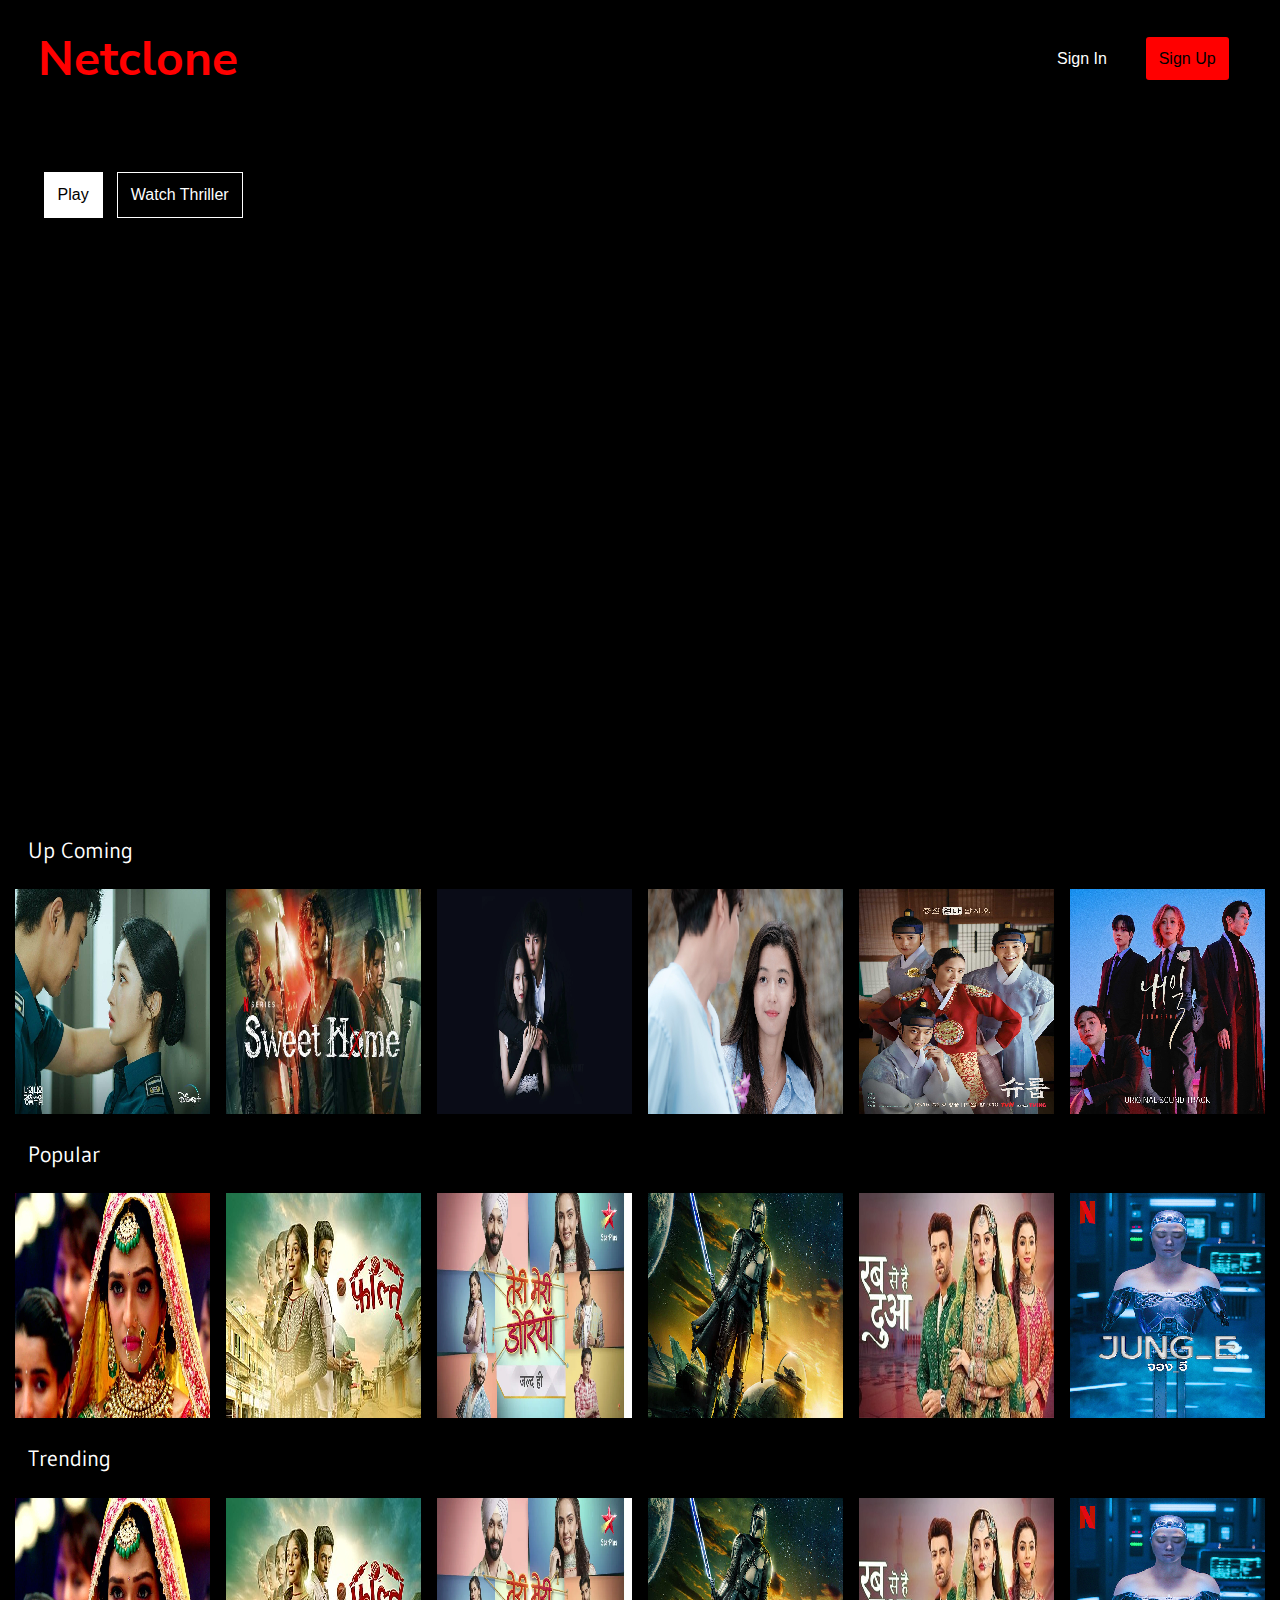
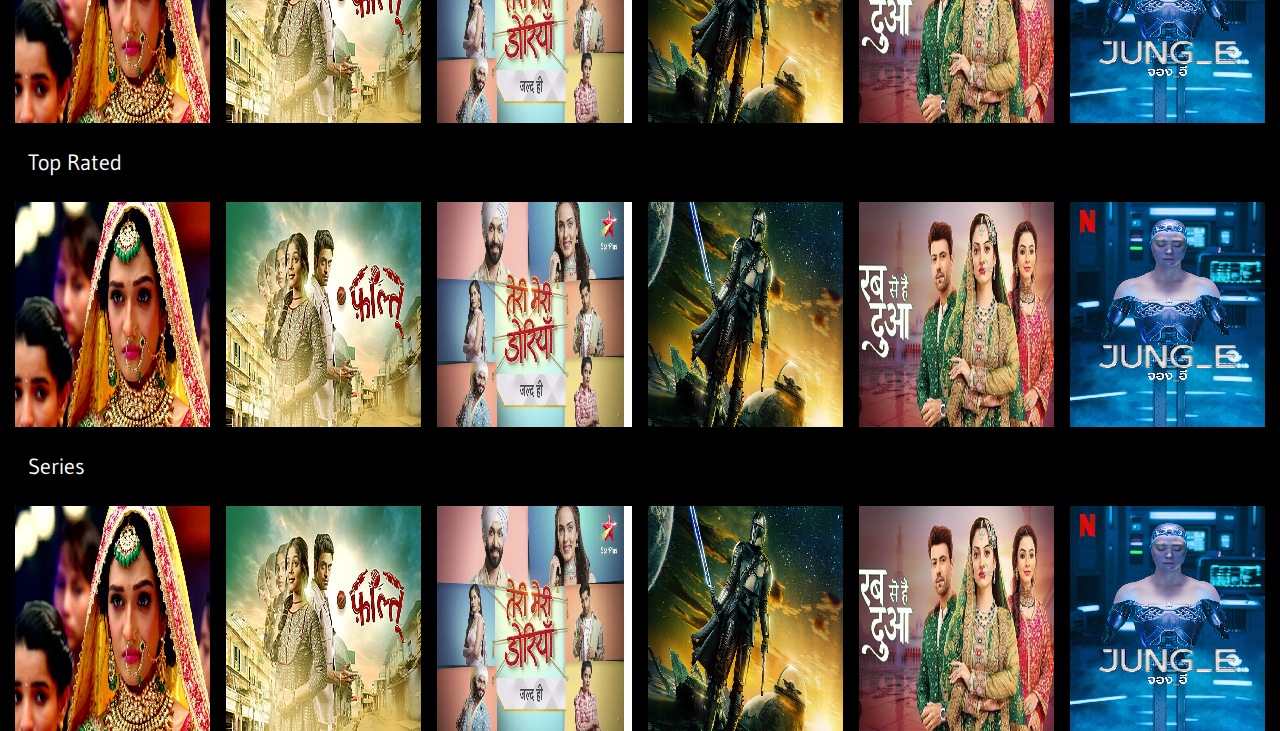
<file: index.html>
<!DOCTYPE html>
<html lang="en">

<head>
    <meta charset="UTF-8">
    <meta http-equiv="X-UA-Compatible" content="IE=edge">
    <meta name="viewport" content="width=device-width, initial-scale=1.0">
    <title>Document</title>
    <link rel="stylesheet" href="./index.css">
</head>

<body>
    <div class="bg-img">


        <div class="overlay">


            <div class="details">
                <nav>
                    <div class="logo">
                        <a href="index.html">
                            <h1>Netclone</h1>
                        </a>
                    </div>
                    <ul>
                        <li><a href="SignIn.html">Sign In</a></li>
                        <li><a href="SignUp.html" class="in">Sign Up</a></li>
                    </ul>
                </nav>


                <!-- section-1 -->

                <div class="content">
                    <!-- <h1>knock At The Cabin</h1> -->
                    <div class="btn">
                        <button>Play</button>
                        <button>Watch Thriller</button>
                    </div>
                    <!-- <div class="para">
                        <p>Released: 2023-02-3</p>
                        <p>
                            While vacationing at a remote cabin in the woods,
                            a young girl and her parents are taken hostage by
                            four armed strangers who demand they make an
                            unthinkable choice to avert the apocalypse....
                        </p>
                    </div> -->
                </div>
            </div>


        </div>


    </div>


    <!-- section-2 -->

    <div class="vid">
        <p class="up">Up Coming</p>
        <div class="list-1">
            <div class="img-1 pic-1">
                <p>The Rookies Cops</p>
            </div>

            <div class="img-1 pic-2">
                <p>sweet Home</p>
            </div>

            <div class="img-1 pic-3">
                <p>The K2</p>
            </div>

            <div class="img-1 pic-4">
                <p>The Legend Of The Blue Sea</p>
            </div>

            <div class="img-1 pic-5">
                <p>Under The Queen's Umbrella</p>
            </div>

            <div class="img-1 pic-6">
                <p>Tommorow</p>
            </div>
        </div>
    </div>

    <div class="popular">
        <p class="lar">Popular</p>

        <div class="list-2">
            <div class="img-1 pic-7">
                <p>Home</p>
            </div>

            <div class="img-1 pic-8">
                <p>Black Panther:Wakanda Forever</p>
            </div>

            <div class="img-1 pic-9">
                <p>Life In Danger</p>
            </div>

            <div class="img-1 pic-10">
                <p>Call Me Chihiro</p>
            </div>

            <div class="img-1 pic-11">
                <p>Dear David</p>
            </div>

            <div class="img-1 pic-12">
                <p>Jung_E</p>
            </div>
        </div>
    </div>


    <div class="trending">
        <p class="trend">Trending</p>

        <div class="list-3">
            <div class="img-1 pic-7">
                <p>Home</p>
            </div>

            <div class="img-1 pic-8">
                <p>Black Panther:Wakanda Forever</p>
            </div>

            <div class="img-1 pic-9">
                <p>Life In Danger</p>
            </div>

            <div class="img-1 pic-10">
                <p>Call Me Chihiro</p>
            </div>

            <div class="img-1 pic-11">
                <p>Dear David</p>
            </div>

            <div class="img-1 pic-12">
                <p>Jung_E</p>
            </div>
        </div>
    </div>


    <div class="rate">
        <p class="rated">Top Rated</p>

        <div class="list-4">
            <div class="img-1 pic-7">
                <p>Home</p>
            </div>

            <div class="img-1 pic-8">
                <p>Black Panther:Wakanda Forever</p>
            </div>

            <div class="img-1 pic-9">
                <p>Life In Danger</p>
            </div>

            <div class="img-1 pic-10">
                <p>Call Me Chihiro</p>
            </div>

            <div class="img-1 pic-11">
                <p>Dear David</p>
            </div>

            <div class="img-1 pic-12">
                <p>Jung_E</p>
            </div>
        </div>
    </div>


    <div class="series">
        <p class="serie">Series</p>

        <div class="list-5">
            <div class="img-1 pic-7">
                <p>16-9</p>
            </div>

            <div class="img-1 pic-8">
                <p>Faltu</p>
            </div>

            <div class="img-1 pic-9">
                <p>teri-meri-doriyaan</p>
            </div>

            <div class="img-1 pic-10">
                <p>mandalorian</p>
            </div>

            <div class="img-1 pic-11">
                <p>Dear David</p>
            </div>

            <div class="img-1 pic-12">
                <p>Jung_E</p>
            </div>
        </div>
    </div>
</body>

</html>
</file>
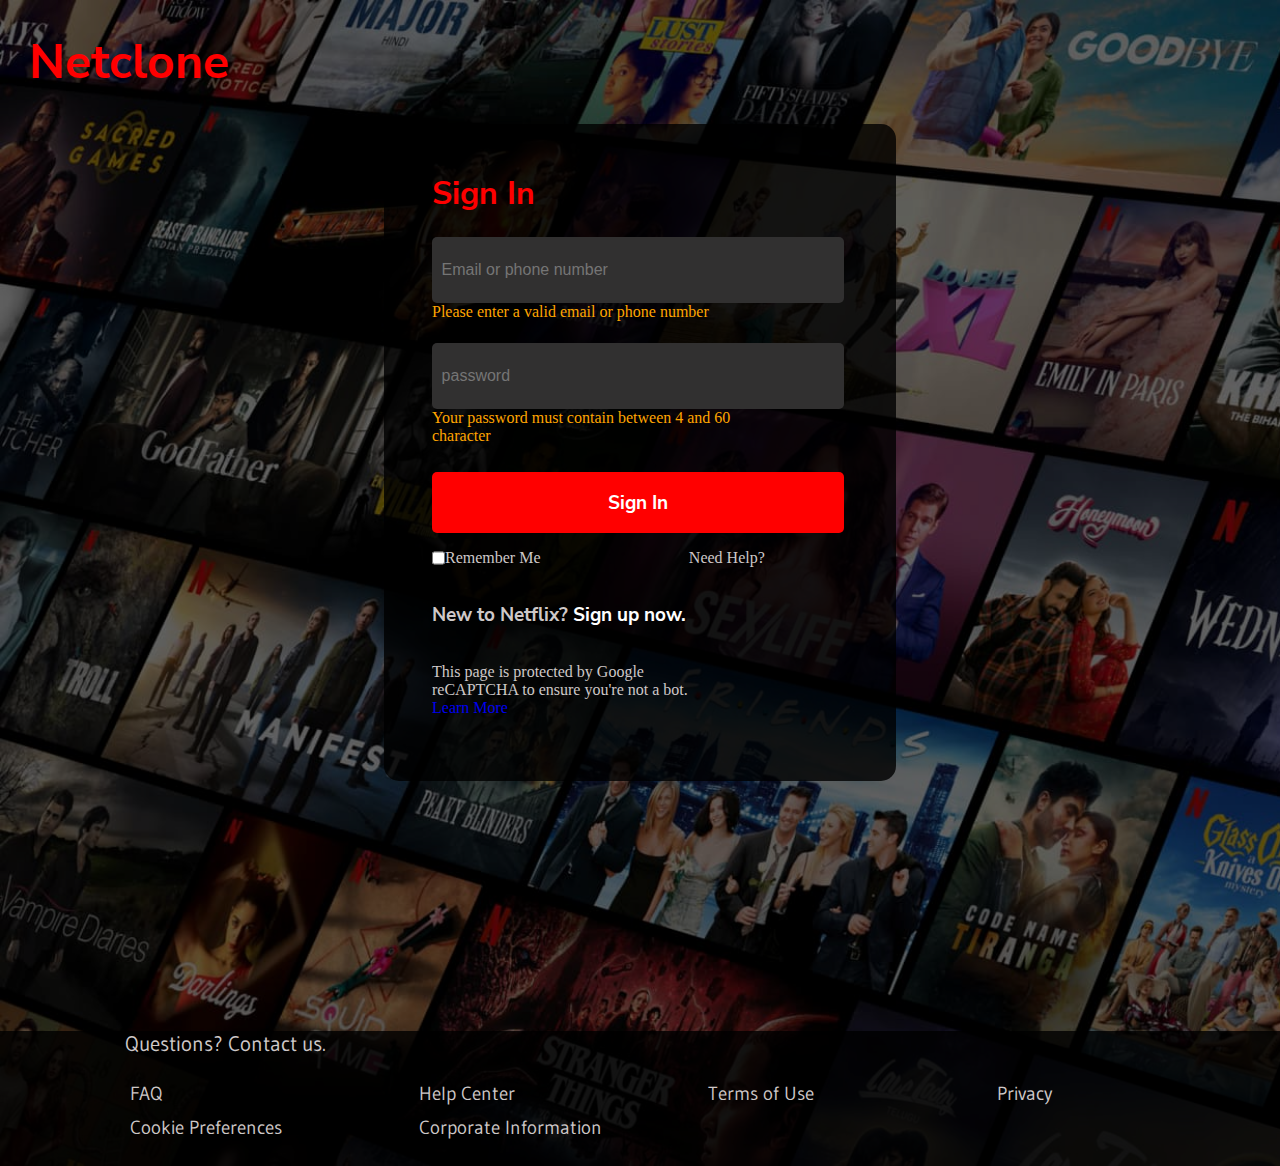
<file: SignIn.html>
<!DOCTYPE html>
<html lang="en">

<head>
    <meta charset="UTF-8">
    <meta http-equiv="X-UA-Compatible" content="IE=edge">
    <meta name="viewport" content="width=device-width, initial-scale=1.0">
    <title>Document</title>
    <link rel="stylesheet" href="./SignIn.css">
</head>

<body>
    <div class="bg-background">


        <div class="background">


            <div class="logo">
                <a href="index.html"><h1>Netclone</h1></a>
            </div>

            <!-- section 1 -->
            <div class="container">
                <h1>Sign In</h1>
                <div class="input">

                    <form>

                        <div class="input-1">
                            <input type="email" placeholder="Email or phone number" required>
                            <p>Please enter a valid email or phone number</p>
                        </div>

                        <div class="input-2">
                            <input type="password" placeholder="password" min="4" max="60" required>
                            <p>Your password must contain between 4 and 60 character</p>
                        </div>

                        <div class="input-3">
                            <input type="submit" value="Sign In">
                        </div>

                    </form>

                </div>
                <div class="para">
                    <div class="para-1">
                        <div class="text">
                            <input type="checkbox">
                            <p>Remember Me</p>
                        </div>
                        <p>Need Help?</p>
                    </div>

                    <div class="para-2">
                        <p>New to Netflix? <a href="SignUp.html">Sign up now.</a></p>
                    </div>

                    <div class="para-3">
                        <p>
                            This page is protected by Google reCAPTCHA
                            to ensure you're not a bot. <a href="#">Learn More</a>
                        </p>
                    </div>
                </div>
            </div>

            <div class="footer">
                <hr>
                <p>
                    Questions? Contact us.
                </p>
                <div class="foot">
                    <p>FAQ</p>
                    <p>Help Center</p>
                    <p>Terms of Use</p>
                    <p>Privacy</p>
                    <p>Cookie Preferences</p>
                    <p>Corporate Information</p>
                </div>
            </div>

        </div>

    </div>
</body>

</html>
</file>
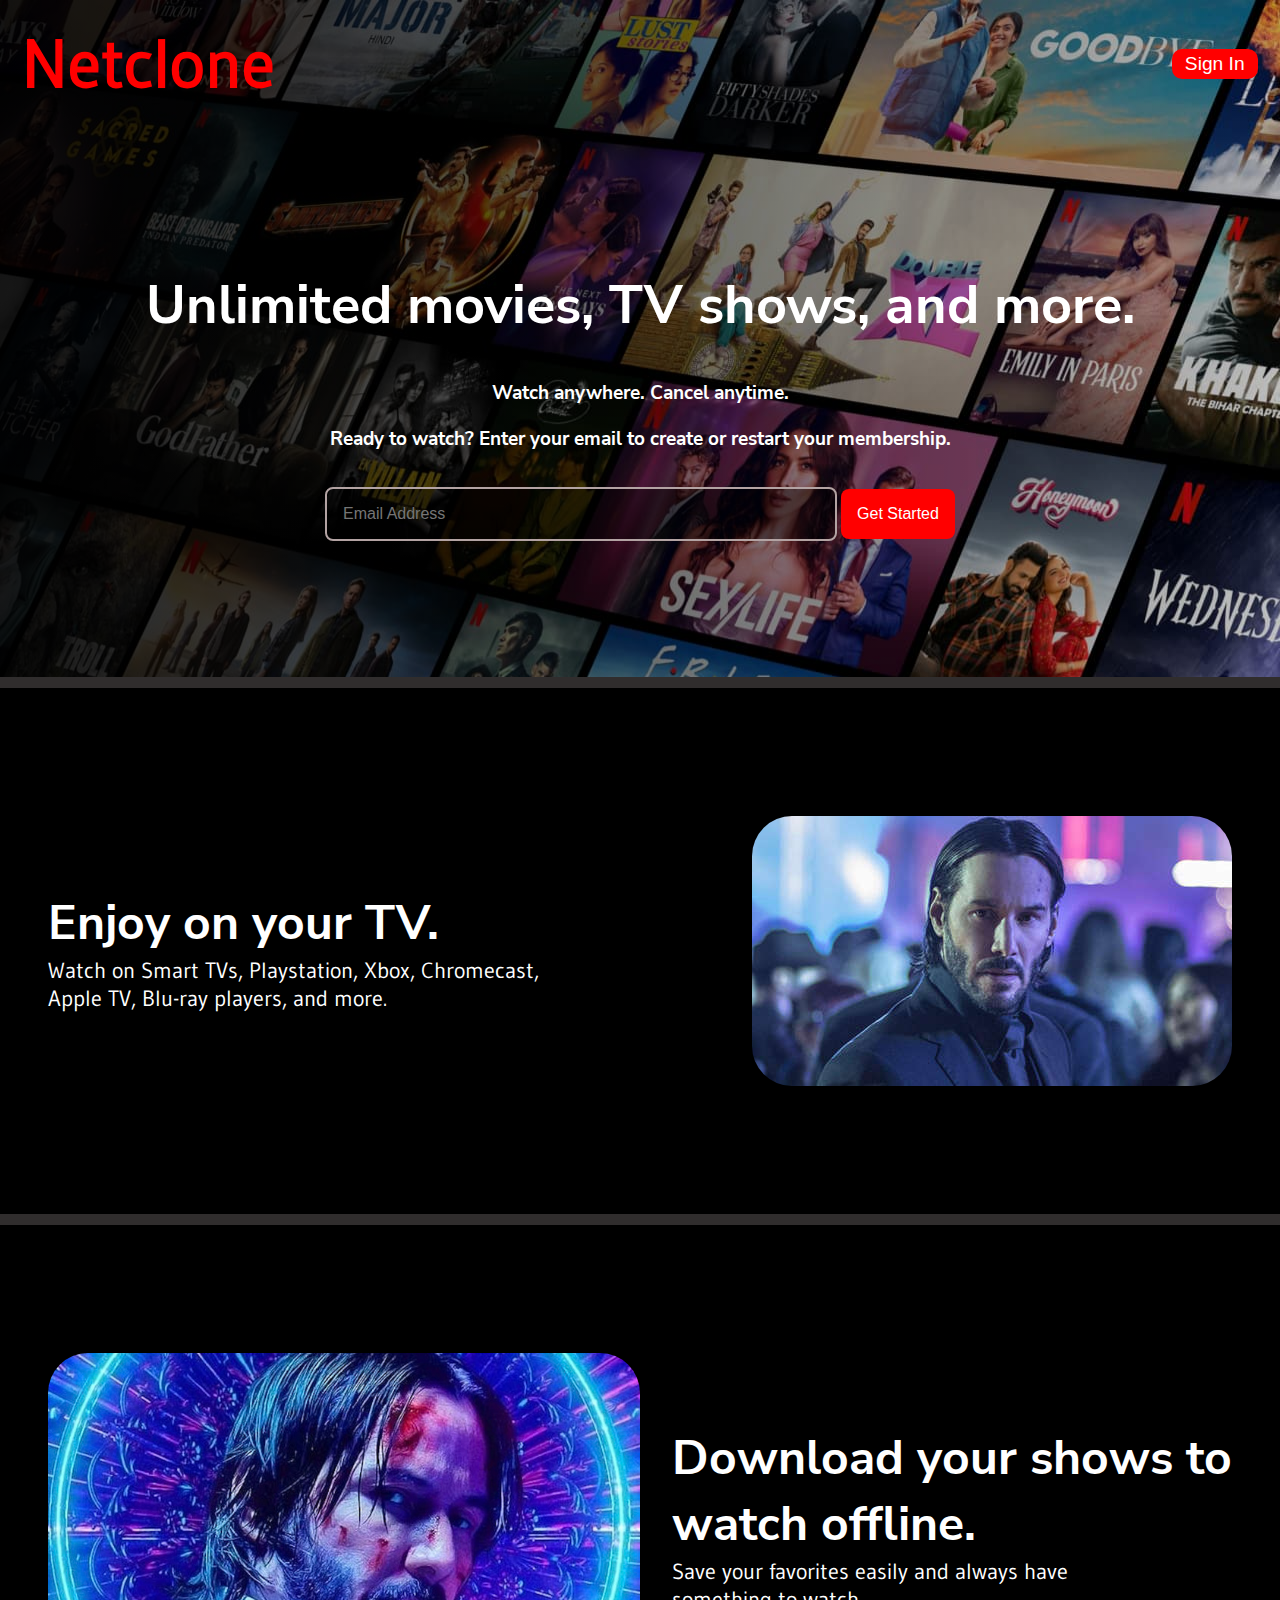
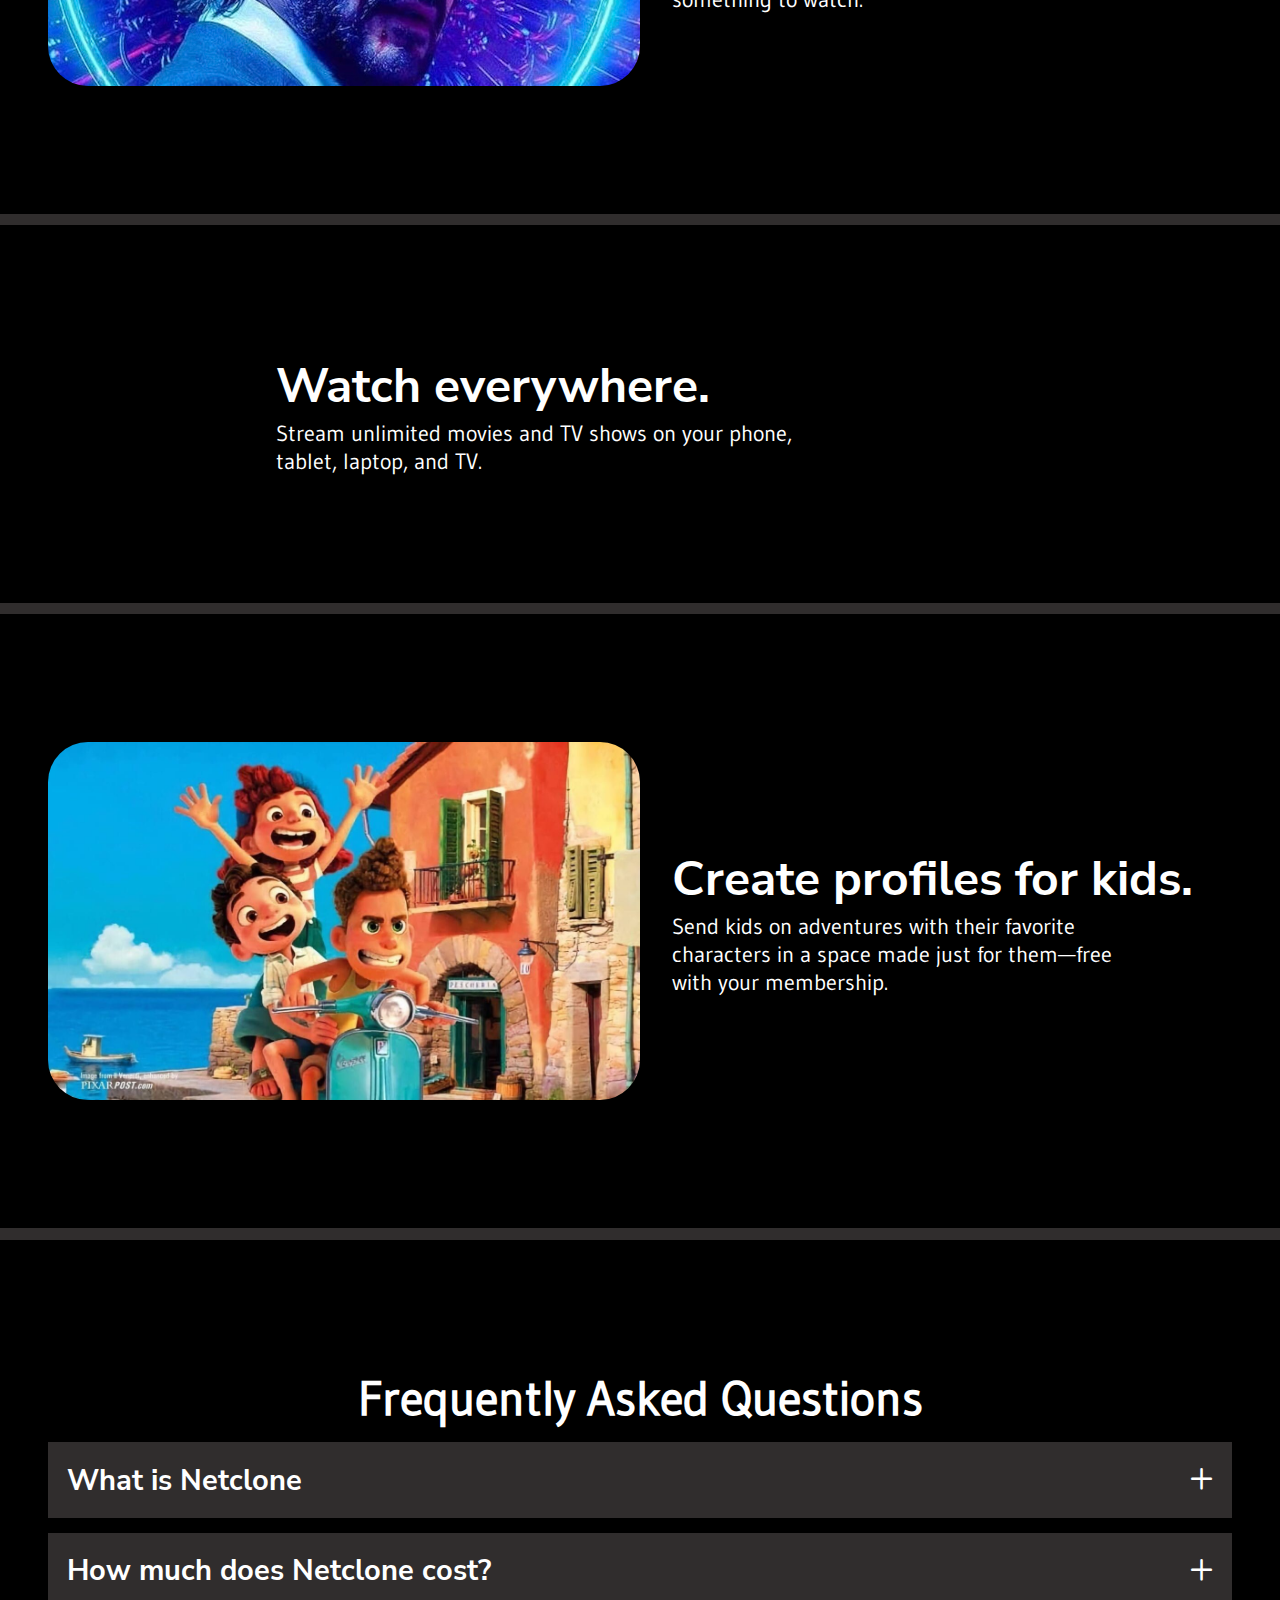
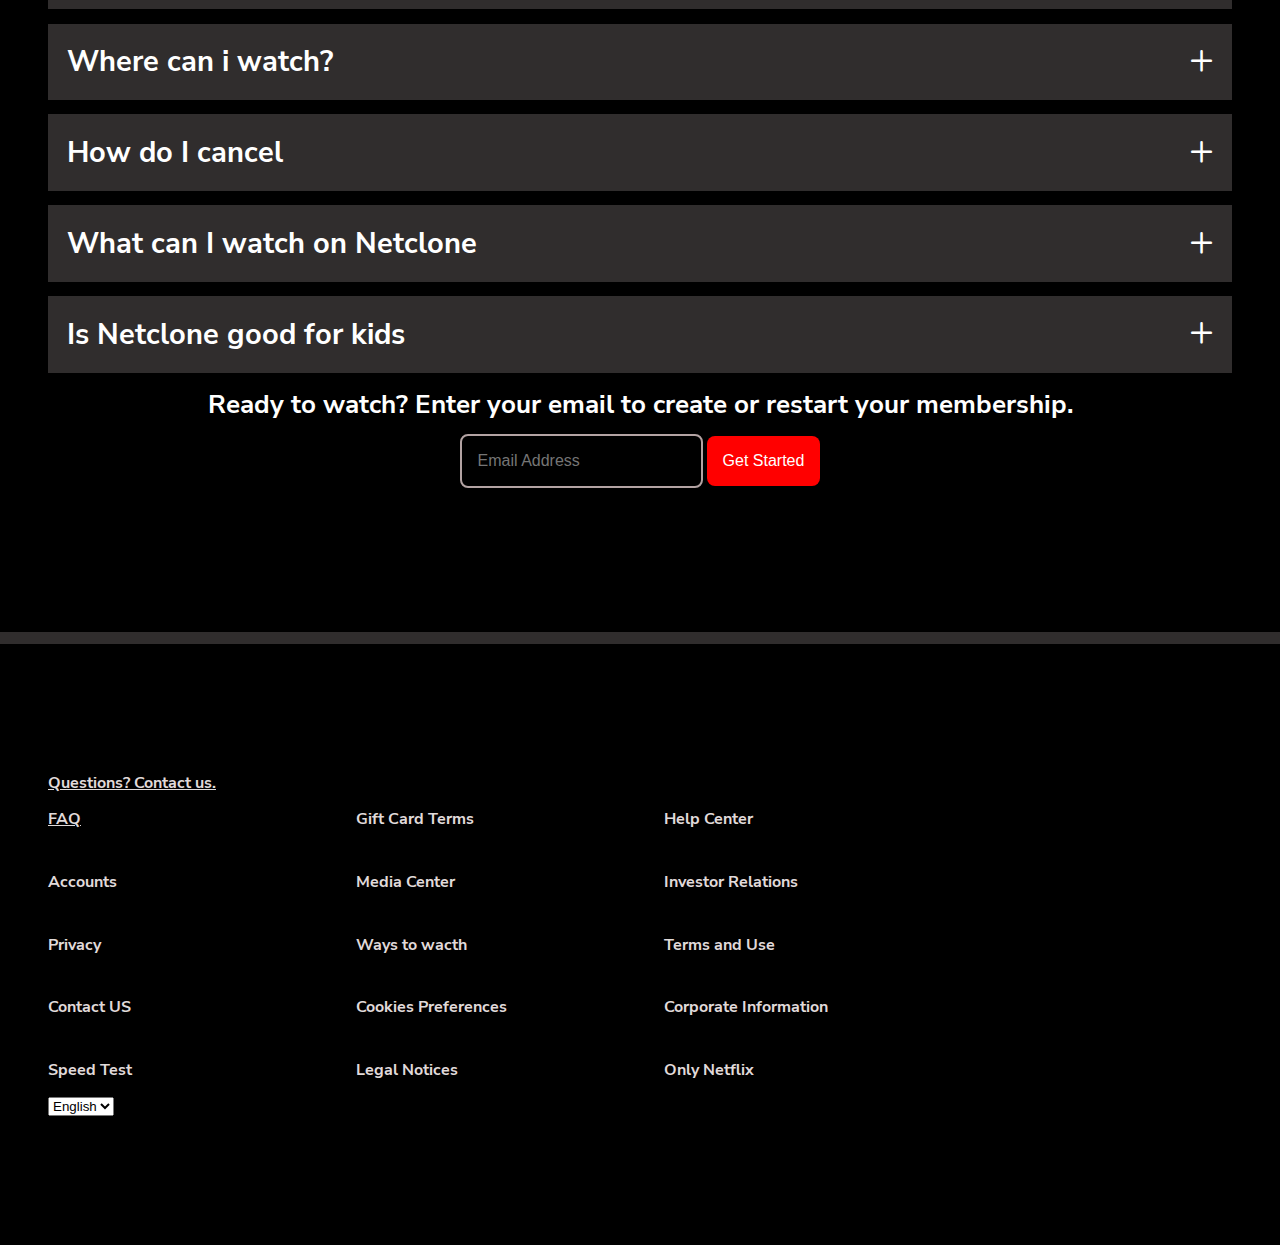
<file: SignUp.html>
<!DOCTYPE html>
<html lang="en">

<head>
    <meta charset="UTF-8">
    <meta http-equiv="X-UA-Compatible" content="IE=edge">
    <meta name="viewport" content="width=device-width, initial-scale=1.0">
    <title>Document</title>
    <link rel="stylesheet" href="./SignUp.css">
    <link rel="stylesheet" href="./fontawesome/css/all.min.css">
</head>

<body>
    <div class="back">
        <div class="ground">


            <nav>
                <div class="logo">
                    <a href="index.html"><h1>Netclone</h1></a>
                </div>

                <button><a href="SignIn.html">Sign In</a></button>
            </nav>


            <div class="inner">
                <h1>
                    Unlimited movies, TV shows, and more.
                </h1>

                <p>
                    Watch anywhere. Cancel anytime.
                </p>

                <p>
                    Ready to watch? Enter your email to create or restart your membership.
                </p>

                <form>
                    <input type="email" required placeholder="Email Address">
                    <input type="submit" value="Get Started">
                </form>
            </div>
        </div>
    </div>

    <!-- section-1 -->
    <div class="container-1">
        <div class="text">
            <h1>
                Enjoy on your TV.
            </h1>
            <p>
                Watch on Smart TVs, Playstation, Xbox, Chromecast, Apple TV, Blu-ray players, and more.
            </p>
        </div>

        <img src="./pic/movie.jpg" alt="">
    </div>


    <!-- section-2 -->

    <div class="container-2">

        <img src="./pic/movie-2.jpg" alt="">

        <div class="text">
            <h1>
                Download your shows to watch offline.
            </h1>
            <p>
                Save your favorites easily and always have something to watch.
            </p>
        </div>


    </div>


    <!-- section-3 -->

    <div class="container-3">


        <div class="text">
            <h1>
                Watch everywhere.
            </h1>
            <p>
                Stream unlimited movies and TV shows on your phone, tablet, laptop, and TV.
            </p>
        </div>


    </div>

    <!-- section-4 -->
    <div class="container-4">

        <img src="./pic/movies-3.jpeg" alt="">

        <div class="text">
            <h1>
                Create profiles for kids.
            </h1>
            <p>
                Send kids on adventures with their favorite characters in a space made just for them—free with your
                membership.
            </p>
        </div>


    </div>

    <!-- section-5 -->
    <div class="container-5">
        <h1 class="first">
            Frequently Asked Questions
        </h1>

        <div class="ques">
            <div class="box-1">
                <h1>What is Netclone</h1>
                <i class="fa-regular fa-plus"></i>
            </div>


            <div class="box-1">
                <h1>How much does Netclone cost?</h1>
                <i class="fa-regular fa-plus"></i>
            </div>


            <div class="box-1">
                <h1>Where can i watch?</h1>
                <i class="fa-regular fa-plus"></i>
            </div>


            <div class="box-1">
                <h1>How do I cancel</h1>
                <i class="fa-regular fa-plus"></i>
            </div>


            <div class="box-1">
                <h1>What can I watch on Netclone</h1>
                <i class="fa-regular fa-plus"></i>
            </div>

            <div class="box-1">
                <h1>Is Netclone good for kids</h1>
                <i class="fa-regular fa-plus"></i>
            </div>
        </div>

        <form>
            <p>
                Ready to watch? Enter your email to create or restart your membership.
            </p>

            <input type="email" required placeholder="Email Address">
            <input type="submit" value="Get Started">

        </form>
    </div>

    <!-- section-6 -->

    <div class="container-6">
        <p>
            Questions? Contact us.
        </p>

        <div class="last">
            <p>FAQ</p>
            <p>Gift Card Terms</p>
            <p>Help Center</p>
            <p>Accounts</p>
            <p>Media Center</p>
            <p>Investor Relations</p>
            <p>Privacy</p>
            <p>Ways to wacth</p>
            <p>Terms and Use</p>
            <p>Contact US</p>
            <p>Cookies Preferences</p>
            <p>Corporate Information</p>
            <p>Speed Test</p>
            <p>Legal Notices</p>
            <p>Only Netflix</p>
        </div>

        <select name="" id="">
            <option value="Enlish">English</option>
        </select>


    </div>
</body>

</html>
</file>
<file: index.css>
* {
    margin: 0;
    padding: 0;
    box-sizing: border-box;
    color: #fff;
}

@font-face {
    font-family: numito;
    src: url(./font/NunitoSans-Bold.ttf);
}

@font-face {
    font-family: numito-2;
    src: url(./font/Gudea-Regular.ttf);
}

body::-webkit-scrollbar {
    display: none;
}

body {
    image-rendering: pixelated;
    background-color: #000;
    position: relative;
}

a {
    text-decoration: none;
}

.overlay {
    height: 90vh;
    background: linear-gradient(95deg, rgba(0, 0, 0, 0.9), rgba(255, 255, 255, 0.0));
}

.bg-img {
    /* background-image: url(./pic/2.jpg); */
    background-repeat: no-repeat;
    background-size: 100% 100%;
    width: 100%;
    height: 90vh;
    image-rendering: pixelated;
    animation: back 50s infinite alternate-reverse;
}

@keyframes back {
    0% {
        background-image: url(./pic/Sweet-Home.jpg);
        content: "me name";
    }

    20% {
        background-image: url(./pic/jung_e.jpg);
    }

    40% {
        background-image: url(./pic/Call_Me_Chihiro.jpg);
    }

    60% {
        background-image: url(./pic/home-ani.jpg);
    }

    80% {
        background-image: url(./pic/wakanda.webp);
    }

    100% {
        background-image: url(./pic/life\ in\ danger.jpg);
    }
}


.details {
    padding: 2vw 3vw;
}

nav {
    display: flex;
    justify-content: space-between;
    align-items: center;
}

nav .logo h1 {
    color: #ff0000;
    font-size: 3em;
    font-family: numito;
}



ul {
    display: flex;
    align-items: center;
    gap: 1vw;
    font-size: 1em;
    font-family: 'Lucida Sans', 'Lucida Sans Regular', 'Lucida Grande', 'Lucida Sans Unicode', Geneva, Verdana, sans-serif;
}

nav ul li {
    list-style: none;
}

nav ul li a {
    text-decoration: none;
}

nav ul li {
    padding: 13px 13px;
    border-radius: 3px;
    color: #000;
}

nav ul li .in {
    background-color: #ff0000;
    padding: 13px 13px;
    border-radius: 3px;
    color: #000;
}

nav ul li .in:hover {
    background-color: #f12a2a;
}

.content {
    padding: 60px 0;
}

.content h1 {
    font-family: numito;
    font-size: 3em;
}

.content .btn button {
    padding: 13px 13px;
    background-color: transparent;
    border: solid 1px #fff;
    font-size: 1em;
    margin: 0 0.4vw;
}

.content .btn button:first-child {
    background-color: #ffffff;
    color: #000;
}

.content .btn button:last-child:hover {
    background-color: #ffffff;
    color: #000;
}

.content .para p:first-child {
    color: #f3e5e5;
    font-family: numito-2;
}

.content .para p:last-child {
    font-family: numito-2;
    font-size: 1em;
    width: 50%;
    line-height: 25px;
}


.content h1,
.content,
.btn,
.content p {
    margin: 10px 0;
}

@media screen and (max-width:768px) {

    nav .logo h1 {
        color: #ff0000;
        font-size: 2.1em;
        font-family: numito;
    }

    .bg-img {
        height: 80vh;
    }

    .content .para p:last-child {
        width: 100%;
    }

    .content h1 {
        font-size: 2em;
    }
}


/* section-2 */
.vid {
    margin: 0 15px;
}

.vid .list-1 {
    display: flex;
    gap: 1em;
}


.vid .up {
    font-family: numito-2;
    font-size: 1.4em;
    margin: 0 1vw;
    padding: 2vw 0;
}

[class^="img-"] {
    background-repeat: no-repeat;
    background-size: 100% 100%;
    width: 20%;
    text-align: center;
    height: 25vh;
}

[class^="img-"] p {
    font-family: numito-2;
}

.img-1 {
    background-image: url(./pic/rookie\ cop.jpg);
}


.img-1:hover.img-1 p {
    display: block;
}

.img-1 p {
    background-color: rgba(0, 0, 0, 0.6);
    height: 25vh;
    padding: 60px 0;
    display: none;
    margin: auto;
}

.pic-2 {
    background-image: url(./pic/Sweet-Home.jpg);
}

.pic-3 {
    background-image: url(./pic/the\ k2.webp);
}

.pic-4 {
    background-image: url(./pic/the\ lend\ of\ the\ blue\ sea.jpg);
}

.pic-5 {
    background-image: url(./pic/The_Queens_Umbrella-p3.jpg);
}

.pic-6 {
    background-image: url(./pic/Tomorrow.webp);
}

@media screen and (max-width:768px) {
    [class^="img-"] {
        width: 31%;
        margin: 0 auto;
        height: 20vh;
    }


    .img-1 p {
        padding: 55px 0;
    }


    .vid .list-1,
    .popular .list-2,
    .trending .list-3,
    .rate .list-4,
    .series .list-5 {
        flex-wrap: wrap;
    }



}

@media screen and (max-width:425px) {
    [class^="img-"] {
        width: 47%;
    }
}

.popular .list-2 {
    display: flex;
    gap: 1em;
}

.popular .lar {
    font-family: numito-2;
    font-size: 1.4em;
    margin: 0 1vw;
    padding: 2vw 0;
}

.pic-7 {
    background-image: url(./pic/16-9.jpeg);
}

.pic-8 {
    background-image: url(./pic/Faltu_\(TV_series\).jpg);
}

.pic-9 {
    background-image: url(./pic/teri-meri-doriyaan.webp);
}

.pic-10 {
    background-image: url(./pic/mandalorian.webp);
}

.pic-11 {
    background-image: url(./pic/Rabb_Se_Hai_Dua.jpg);
}

.pic-12 {
    background-image: url(./pic/jung_e.jpg);
}

.popular,
.trending,
.rate,
.series {
    margin: 0 15px;
}



.trending .list-3 {
    display: flex;
    gap: 1em;
}

.trending .trend {
    font-family: numito-2;
    font-size: 1.4em;
    margin: 0 1vw;
    padding: 2vw 0;
}

.rate .list-4 {
    display: flex;
    gap: 1em;
}

.rate .rated{
    font-family: numito-2;
    font-size: 1.4em;
    margin: 0 1vw;
    padding: 2vw 0;
}

.series .list-5 {
    display: flex;
    gap: 1em;
}

.series .serie{
    font-family: numito-2;
    font-size: 1.4em;
    margin: 0 1vw;
    padding: 2vw 0;
}
</file>
<file: SignIn.css>
* {
    margin: 0;
    padding: 0;
    box-sizing: border-box;
}

@font-face {
    font-family: numito;
    src: url(./font/NunitoSans-Bold.ttf);
}

@font-face {
    font-family: numito-2;
    src: url(./font/Gudea-Regular.ttf);
}

.bg-background {
    background-image: url(./pic/netflix-bg.jpg);
    background-size: cover;
    width: 100%;
    /* height: 170vh; */
    /* background-attachment: scroll; */
}

a {
    text-decoration: none;
}

.background {
    background-color: rgba(0, 0, 0,0.5);
    width: 100%;
    /* height: 170vh; */
}

.background .logo h1 {
    color: #ff0000;
    font-size: 3em;
    font-family: numito;
    padding: 0.6em;
}

.container {
    background-color: rgba(0, 0, 0,0.8);
    width: 40%;
    height: auto;
    padding: 3em 3em;
    margin: 0 auto;
    border-radius: 15px;
}

.container h1 {
    color: #ff0000;
    font-size: 2em;
    font-family: numito;
}

.container [class^="input-"] input{
    width: 99%;
    height: auto;
    padding: 1.5em 0.6em;
    border-radius: 5px;
    font-size: 1em;
    margin-top: 1.4em;
    background-color: #313030;
    outline: none;
    border: none;
}

.container  [class^="input-"] input:last-child {
    background-color: #ff0000;
    color: #fff;
    font-family: numito;
    font-size: 1.2em;
    padding: 0.9em 0.6em;
}

.container [class^="input-"] p {
    color: orange;
    width: 85%;
}


[class^="para-"] {
    padding: 1em 0;
}

.para .para-1 {
    display: flex;
    justify-content: space-between;
    width: 80%;
}

.para .para-2 {
    font-family: numito;
    font-size: 1.2em;
}

.para .para-2 a {
    color: #ffffff;
}

.para .para-3 {
    width: 70%;
}

[class^="para-"] p {
    color: rgb(206, 200, 200);
}

.text {
    display: flex;
}


@media screen and (max-width:768px) {
    .container {
        width: 70%;
    }
}

@media screen and (max-width:734px) {
    .background {
        background-color: black;
    }
    .container {
        padding: 13px;
        width: 99%;
    }

    .container [class^="input-"] input {
        width: 100%;
    }

    .para .para-3,
    .para .para-1 {
        width: 100%;
    }

    .container [class^="input-"] p {
        width: 100%;
    }

    [class^="para-"] {
        padding: 10px 0;
    }

    .para .para-3 {
        line-height: 2em;
    }
}



.footer {
    overflow: hidden;
    background-color: rgba(0, 0, 0,0.8);
    bottom: 0;
    width: 100%;
    margin-top: 12em;
    padding-left: 6em;
    font-size: 1.3em;
    font-family: numito-2;
    color: rgb(206, 200, 200);
}

.foot {
    display: flex;
    flex-wrap: wrap;
    padding: 1em 0;
}

.foot p {
    font-size: 0.9em;
    width: 25%;
    padding: 0.3em;
}

hr {
    display: none;
}

@media screen and (max-width:768px) {
    hr {
        display: block;
    }
    .footer  {
        padding:0 0.5em;
        margin-top: 7em;
    }
    .foot p {
        width: 99%;
    }
}
</file>
<file: SignUp.css>
* {
    margin: 0;
    padding: 0;
    box-sizing: border-box;
}

a {
    color: white;
    text-decoration: none;
}
@font-face {
    font-family: numito;
    src: url(./font/NunitoSans-Bold.ttf);
}

@font-face {
    font-family: numito-2;
    src: url(./font/Gudea-Regular.ttf);
}

body {
    background-color: #302d2d;
}


.back {
    background-image: url(./pic/netflix-bg.jpg);
    /* background-size: 100% 100%; */
    width: 100%;
    height: auto;
}

.ground {
    background: linear-gradient(95deg, rgba(0, 0, 0, 0.9), rgba(0, 0, 0, 0.0));
    width: 100%;
    height: auto;
}

nav .logo a{
    color: #ff0000;
    font-size: 2.1em;
    font-family: numito-2;
}

nav button {
    background-color: #ff0000;
    border: none;
    border-radius: 10px;
    padding: 4px 13px;
    font-size: 1.2em;
    color: #ffffff;
}

nav button:hover {
    background-color: #c41515;
}

nav {
    width: 100%;
    display: flex;
    justify-content: space-between;
    align-items: center;
    padding: 1.4em;
}

.inner {
    text-align: center;
    padding: 7em 0;
    margin: 0 auto;
}

.inner h1 {
    /* width: 100%; */
    font-size: 3.4em;
    font-family: numito;
    color: #ffffff;
}

.inner p {
    font-family: numito;
    font-size: 1.2em;
    color: #ffffff;
}

.inner form input {
    height: auto;
    padding: 1em 1em;
    border-radius: 8px;
    background-color: rgba(0, 0, 0, 0.4);
    font-size: 1em;
    border: 2px solid #b3a3a3;
}

.inner form input:first-child {
    width: 40%;
}

.inner form input:last-child {
    background-color: #ff0000;
    border: none;
    color: #ffffff;
}

.inner h1,
.inner p,
.inner form {
    padding: 0.52em 0;
}

@media screen and (max-width:768px) {
    .inner {
        padding: 5em 0;
    }

    .inner h1 {
        font-size: 2em;
    }
}

@media screen and (max-width:598px) {
    .inner form input:first-child {
        width: 90%;
        margin: 15px 0;
    }

    .inner {
        padding: 1em 0;
    }
}

/* section-1 */

.container-1 {
    background-color: #000;
    color: #fff;
    display: flex;
    align-items: center;
    justify-content: space-between;
    padding: 8em 3em;
    margin-top: 0.7em;
    /* flex-wrap: wrap; */
    gap: 2em;
}

.text {
    margin: 0 auto;
}

.container-1 h1 {
    font-family: numito;
    font-size: 3em;
    font-weight: 900;
}

.container-1 p {
    width: 80%;
    font-family: numito-2;
    font-size: 1.4em;
}

.container-1 img {
    width: 50%;
    border-radius: 40px;
}

@media screen and (max-width:768px) {
    .container-1 {
        flex-wrap: wrap;
        text-align: center;
        padding: 6em 1em;
    }

    .container-1 h1 {
        font-size: 2em;
    }

    .container-1 p {
        width: 100%;
        font-size: 1em;
    }

    .container-1 img {
        width: 99%;
    }
}

/* section-2 */

.container-2 {
    background-color: #000;
    color: #fff;
    display: flex;
    align-items: center;
    justify-content: space-between;
    padding: 8em 3em;
    margin-top: 0.7em;
    /* flex-wrap: wrap; */
    gap: 2em;
}

.container-2 h1 {
    font-family: numito;
    font-size: 3em;
    font-weight: 900;
}

.container-2 p {
    width: 80%;
    font-family: numito-2;
    font-size: 1.4em;
}

.container-2 img {
    width: 50%;
    border-radius: 40px;
}

@media screen and (max-width:768px) {
    .container-2 {
        flex-wrap: wrap;
        text-align: center;
        padding: 6em 1em;
    }

    .container-2 h1 {
        font-size: 2em;
    }

    .container-2 p {
        width: 100%;
        font-size: 1em;
    }

    .container-2 img {
        width: 99%;
    }
}

/* section-3 */

.container-3 {
    background-color: #000;
    color: #fff;
    display: flex;
    align-items: center;
    justify-content: space-between;
    padding: 8em 3em;
    margin-top: 0.7em;
    /* flex-wrap: wrap; */
    gap: 2em;
}

.container-3 h1 {
    font-family: numito;
    font-size: 3em;
    font-weight: 900;
}

.container-3 p {
    width: 80%;
    font-family: numito-2;
    font-size: 1.4em;
}

@media screen and (max-width:768px) {
    .container-3 {
        flex-wrap: wrap;
        text-align: center;
        padding: 6em 1em;
    }

    .container-3 h1 {
        font-size: 2em;
    }

    .container-3 p {
        width: 100%;
        font-size: 1em;
    }
}


/* section-4 */

.container-4 {
    background-color: #000;
    color: #fff;
    display: flex;
    align-items: center;
    justify-content: space-between;
    padding: 8em 3em;
    margin-top: 0.7em;
    /* flex-wrap: wrap; */
    gap: 2em;
}

.container-4 h1 {
    font-family: numito;
    font-size: 3em;
    font-weight: 900;
}

.container-4 p {
    width: 80%;
    font-family: numito-2;
    font-size: 1.4em;
}

.container-4 img {
    width: 50%;
    border-radius: 40px;
}

@media screen and (max-width:768px) {
    .container-4 {
        flex-wrap: wrap;
        text-align: center;
        padding: 6em 1em;
    }

    .container-4 h1 {
        font-size: 2em;
    }

    .container-4 p {
        width: 100%;
        font-size: 1em;
    }

    .container-4 img {
        width: 99%;
    }
}

/* section-5 */
.container-5 {
    background-color: #000;
    color: #fff;
    padding: 8em 3em;
    margin-top: 0.7em;
}

.container-5 .first {
    font-family: numito-2;
    font-weight: 900;
    font-size: 3em;
    text-align: center;
}

.container-5 [class^="box-"] {
    background-color: #302d2d;
    margin: 1em 0;
    padding: 1.3em;
    display: flex;
    align-items: center;
    justify-content: space-between;
    font-family: numito;
    font-size: 0.9em;
    transition: transform 0.8s ease;
    width: 100%;
}

.container-5 [class^="box-"]:hover {
    transform: translateY(8px);
}

.container-5 [class^="box-"] i {
    font-size: 1.8em;
}

@media screen and (max-width:768px) {

    .container-5 {
        padding: 3em 1em;
    }

    .container-5 .first {
        font-size: 2em;
    }
    .container-5 h1 {
        font-size: 1em;
    }

    .container-5 [class^="box-"] i {
        font-size: 1em;
    }
}

form {
    text-align: center;
    margin: 0.7em auto;
}

form p {
    text-align: center;
    font-size: 1.6em;
    font-family: numito;
}


form input {
    height: auto;
    padding: 1em 1em;
    border-radius: 8px;
    background-color: rgba(0, 0, 0, 0.4);
    font-size: 1em;
    border: 2px solid #b3a3a3;
}

form input:first-child {
    width: 40%;
}

form input:last-child {
    background-color: #ff0000;
    border: none;
    color: #ffffff;
}

form p,
form input {
    margin: 0.3em 0;
}

@media screen and (max-width:768px) {
    form p {
        font-size: 1.2em;
    }
}

@media screen and (max-width:598px) {
    .inner form input:first-child {
        width: 90%;
        margin: 15px 0;
    }
}

/* section-6 */

.container-6 {
    font-family: numito;
    background-color: #000;
    color: #e0dada;
    padding: 8em 3em;
    margin-top: 0.7em;
}

.container-6 p:nth-child(1) {
    text-decoration: underline;
}

.container-6 .last {
    display: flex;
    flex-wrap: wrap;
    gap: 12px;
}

.container-6 .last p {
    margin: 0.4em 0;
    /* background-color: red;? */
    /* margin: 12px 0;/ */
    width: 25%;
    padding: 0.5em 0;
}

@media screen and (max-width:425px) {
    .container-6 .last p {
        width: 35%;
    }
}
</file>
